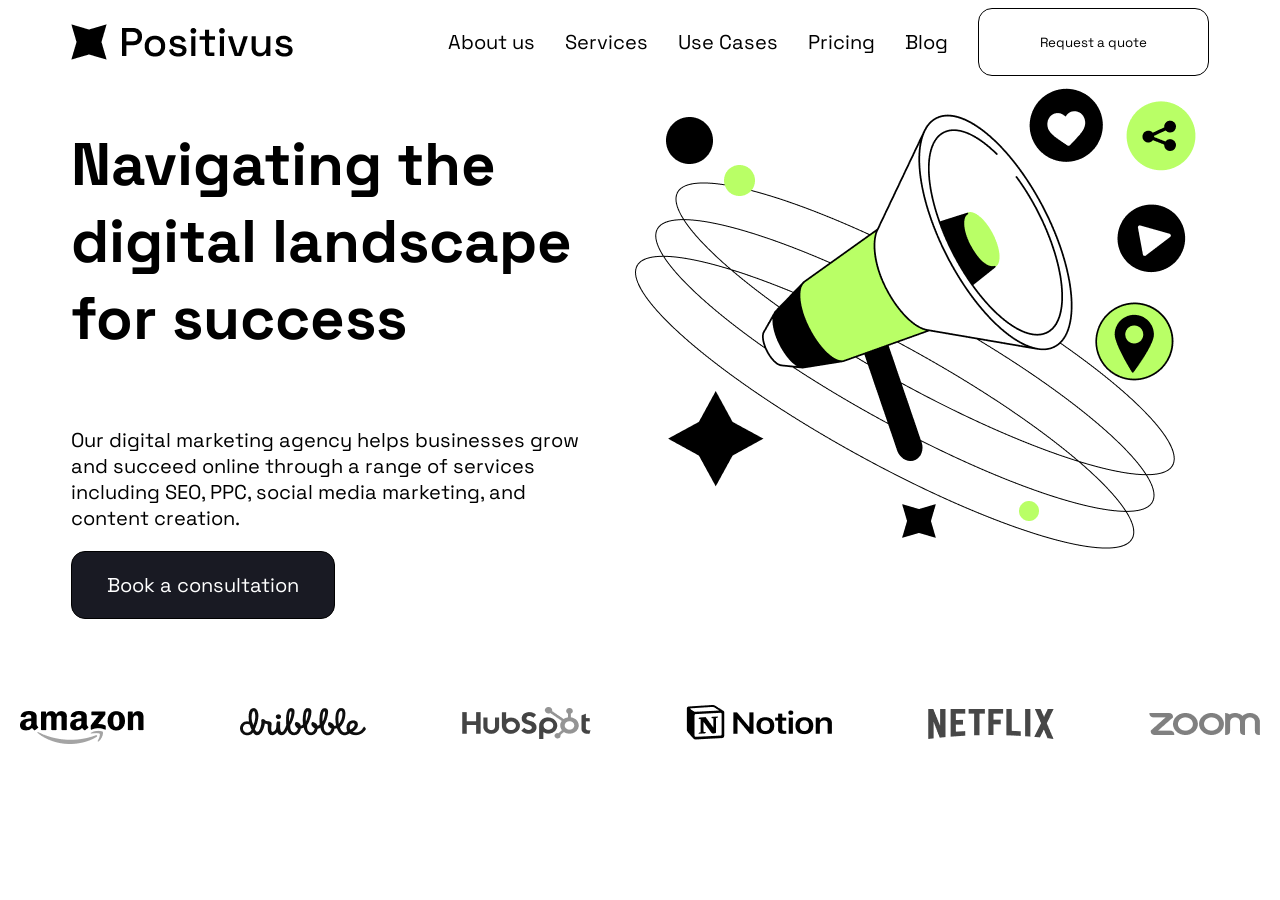
<file: index.html>
<!DOCTYPE html>
<html lang="en">
<head>
    <meta charset="UTF-8">
    <meta name="viewport" content="width=device-width, initial-scale=1.0">
    <title>Макет</title> 
    <link rel="stylesheet" href="style.css">
</head>
<body>
    <header>
        <div class ="logo">
            <img src="image/Icon.png" alt="Иконка сайта">
            <img src="image/Positivus.png" alt="Логотип сайта">
        </div>
        <div class="header-menu">
             <a href="/ссылка на about">About us</a>
             <a href="/ссылка на services">Services</a>
             <a href="/ссылка на use cases">Use Cases</a>
             <a href="/ссылка на pricing">Pricing</a>
             <a href="/ссылка на blog">Blog</a>
             <button class="button1">Request a quote</button>
        </div>
    </header>
        <section class="hero">
            <div class="hero-text">
                <h2>Navigating the digital landscape for success</h2>
                <p>Our digital marketing agency helps businesses grow and succeed online through a range of services including SEO, PPC, social media marketing, and content creation.</p>
                <button class="button2">Book a consultation</button>
            </div>
            <div class="hero-image1">
                <img src="image/Illustration.png" alt="Главная картинка в hero">
            </div>
        </section>
        <section class="hero-logo">
            <img src="image/Logotypes.png" alt="Логотипы">
        </section>
</body>
</html>
</file>
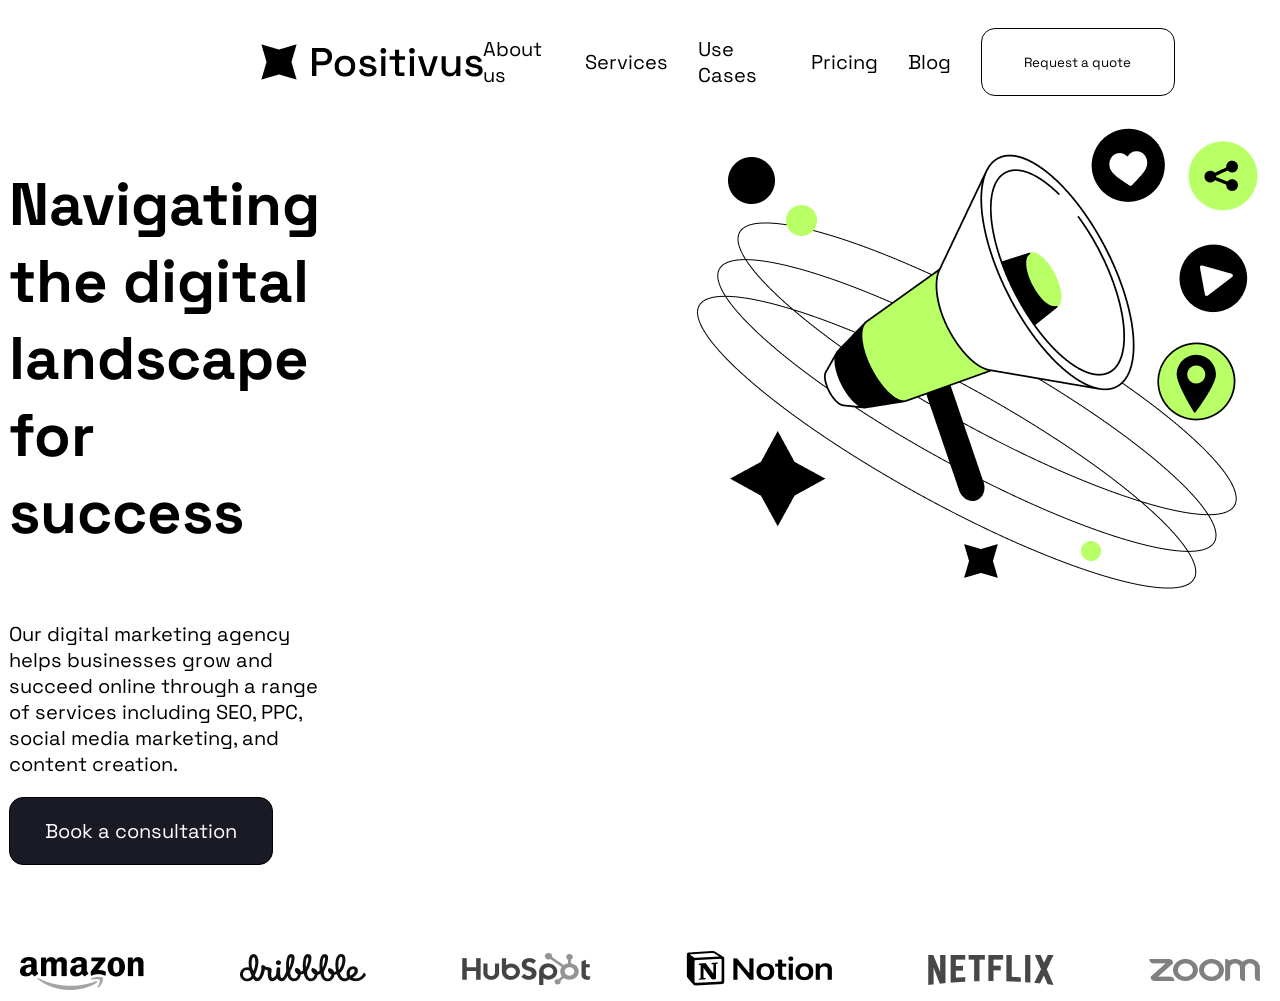
<file: index2.html>
<!DOCTYPE html>
<html lang="en">
<head>
    <meta charset="UTF-8">
    <meta name="viewport" content="width=device-width, initial-scale=1.0">
    <title>Макет</title> 
    <link rel="stylesheet" href="style2.css">
</head>
<body>
    <header>
        <div class ="logo">
            <img src="image/Icon.png" alt="Иконка сайта">
            <img src="image/Positivus.png" alt="Логотип сайта">
        </div>
        <div class="header-menu">
             <a href="/ссылка на about">About us</a>
             <a href="/ссылка на services">Services</a>
             <a href="/ссылка на use cases">Use Cases</a>
             <a href="/ссылка на pricing">Pricing</a>
             <a href="/ссылка на blog">Blog</a>
             <button class="button1">Request a quote</button>
        </div>
    </header>
        <section class="hero">
            <div class="hero-text">
                <h2>Navigating the digital landscape for success</h2>
                <p>Our digital marketing agency helps businesses grow and succeed online through a range of services including SEO, PPC, social media marketing, and content creation.</p>
                <button class="button2">Book a consultation</button>
            </div>
            <div class="hero-image1">
                <img src="image/Illustration.png" alt="Главная картинка в hero">
            </div>
        </section>
        <section class="hero-logo">
            <img src="image/Logotypes.png" alt="Логотипы">
        </section>
</body>
</html>
</file>
<file: style.css>
:root {
  /* ===== COLORS ===== */
  --color-primary: #b9ff66;
  --color-dark: #191a23;
  --color-black: #000;
  --color-white: #fff;
  --color-gray: #f3f3f3;

  --color-text: var(--color-black);
  --color-background: var(--color-white);

  /* ===== TYPOGRAPHY ===== */
  --font-family: "Space Grotesk", sans-serif;

  --font-size-xs: 0.75rem;
  --font-size-sm: 0.875rem;

  --font-size-base: clamp(1rem, 0.96rem + 0.18vw, 1.125rem);

  --font-size-h1: clamp(2.625rem, 1.8rem + 3.5vw, 3.75rem);
  --font-size-h2: clamp(2.25rem, 1.9rem + 1.5vw, 2.5rem);
  --font-size-h3: clamp(1.625rem, 1.45rem + 0.75vw, 1.875rem);
  --font-size-h4: clamp(1.25rem, 1.1rem + 0.6vw, 1.5rem);

  --line-height-base: 1.5;
  --line-height-heading: 1.2;

  --font-weight-regular: 400;
  --font-weight-medium: 500;
  --font-weight-bold: 700;

  /* ===== CONTAINER ===== */
  --container-width: 77.5rem;
  --container-padding: clamp(1.25rem, 4vw, 2.5rem);

  /* ===== SPACING ===== */
  --space-xs: 0.5rem;
  --space-sm: 1rem;
  --space-md: clamp(1.25rem, 2vw, 2rem);
  --space-lg: clamp(2rem, 4vw, 3.75rem);
  --space-xl: clamp(3rem, 6vw, 5rem);
  --space-2xl: clamp(3.75rem, 8vw, 8.75rem);

  --section-spacing: clamp(3.75rem, 8vw, 8.75rem);

  /* ===== RADIUS ===== */
  --radius-sm: 0.625rem;
  --radius-md: 1.25rem;
  --radius-lg: 2.8125rem;
  --radius-full: 100vmax;

  /* ===== BORDERS & SHADOWS ===== */
  --border-default: 1px solid var(--color-dark);
  --shadow-card: 0 5px 0 var(--color-dark);

  /* ===== TRANSITIONS ===== */
  --transition-fast: 0.2s ease;
  --transition-base: 0.3s ease;
}

@font-face {
    font-family: 'SpaceGrotesk';
    src: url(fonts/SpaceGrotesk-VariableFont_wght.ttf);
}

* {
    font-family: 'SpaceGrotesk', sans-serif;
    box-sizing: border-box
}

header {
    width: 90%;
    max-width: 1240px;
    margin: auto;
    display: flex;
    align-items: center;
    justify-content: space-between;
}

.logo {
    display: flex;
    gap: 15px;
}

.header-menu {
    display: flex;
    gap: 30px;
    font-size: 20px;
    align-items: center;
}

.header-menu a {
    text-decoration: none;
    outline: none;
    color: #000000;
}

.logo {
    display: flex;
    gap: 15px;
    align-items: center;
}

.button1 {
    border-radius: 14px;
    width: 231px;
    height: 68px;
    background: none;
    border: 1px solid black
}

.button2 {
    border-radius: 14px;
    width: 264px;
    height: 68px;
    border: 1px solid black;
    color:#fff;
    font-size: 20px;
    background-color: #191A23;
}

.hero {
    width: 90%;
    max-width: 1240px;
    margin: auto;
    display: flex;
    justify-content: space-between;
}

.hero-text h2 {
    font-size: 60px;
}

.hero-text p {
    font-size: 20px;
}

.hero-text {
    display: flex;
    flex-direction: column;
    max-width: 600px;
}

.hero-logo {
    margin-top: 80px;
    display: flex;
    align-content: center;
    justify-content: center;
    filter: grayscale(100%);
}
</file>
<file: style2.css>
:root {
  /* ===== COLORS ===== */
  --color-primary: #b9ff66;
  --color-dark: #191a23;
  --color-black: #000;
  --color-white: #fff;
  --color-gray: #f3f3f3;

  --color-text: var(--color-black);
  --color-background: var(--color-white);

  /* ===== TYPOGRAPHY ===== */
  --font-family: "Space Grotesk", sans-serif;

  --font-size-xs: 0.75rem;
  --font-size-sm: 0.875rem;

  --font-size-base: clamp(1rem, 0.96rem + 0.18vw, 1.125rem);

  --font-size-h1: clamp(2.625rem, 1.8rem + 3.5vw, 3.75rem);
  --font-size-h2: clamp(2.25rem, 1.9rem + 1.5vw, 2.5rem);
  --font-size-h3: clamp(1.625rem, 1.45rem + 0.75vw, 1.875rem);
  --font-size-h4: clamp(1.25rem, 1.1rem + 0.6vw, 1.5rem);

  --line-height-base: 1.5;
  --line-height-heading: 1.2;

  --font-weight-regular: 400;
  --font-weight-medium: 500;
  --font-weight-bold: 700;

  /* ===== CONTAINER ===== */
  --container-width: 77.5rem;
  --container-padding: clamp(1.25rem, 4vw, 2.5rem);

  /* ===== SPACING ===== */
  --space-xs: 0.5rem;
  --space-sm: 1rem;
  --space-md: clamp(1.25rem, 2vw, 2rem);
  --space-lg: clamp(2rem, 4vw, 3.75rem);
  --space-xl: clamp(3rem, 6vw, 5rem);
  --space-2xl: clamp(3.75rem, 8vw, 8.75rem);

  --section-spacing: clamp(3.75rem, 8vw, 8.75rem);

  /* ===== RADIUS ===== */
  --radius-sm: 0.625rem;
  --radius-md: 1.25rem;
  --radius-lg: 2.8125rem;
  --radius-full: 100vmax;

  /* ===== BORDERS & SHADOWS ===== */
  --border-default: 1px solid var(--color-dark);
  --shadow-card: 0 5px 0 var(--color-dark);

  /* ===== TRANSITIONS ===== */
  --transition-fast: 0.2s ease;
  --transition-base: 0.3s ease;
  
}
@font-face {
    font-family: 'SpaceGrotesk';
    src: url(fonts/SpaceGrotesk-VariableFont_wght.ttf);
}

* {
    font-family: 'SpaceGrotesk', sans-serif;
    box-sizing: border-box;
}

header {
    width: 70%;
    margin: auto;
    display: flex;
    align-items: center;
    justify-content: space-between;
    padding: 20px 5%;
}

.logo {
    display: flex;
    gap: 15px;
    align-items: center;
}

.header-menu {
    display: flex;
    gap: 30px;
    font-size: 20px;
    align-items: center;
}

.header-menu a {
    text-decoration: none;
    outline: none;
    color: #000000;
}

.button1 {
    border-radius: 14px;
    width: 231px;
    height: 68px;
    background: none;
    border: 1px solid black;
}

.button2 {
    border-radius: 14px;
    width: 264px;
    height: 68px;
    border: 1px solid black;
    color: #fff;
    font-size: 20px;
    background-color: #191A23;
}

.hero {
    width: 70%;
    gap: 350px;
    margin: auto;
    display: flex;
    justify-content: center;
}

.hero-text {
    display: flex;
    flex-direction: column;
    max-width: 600px;
}

.hero-text h2 {
    font-size: 60px;
}

.hero-text p {
    font-size: 20px;
}

.hero-logo {
    margin-top: 80px;
    display: flex;
    align-content: center;
    justify-content: center;
    filter: grayscale(100%);
}
</file>
